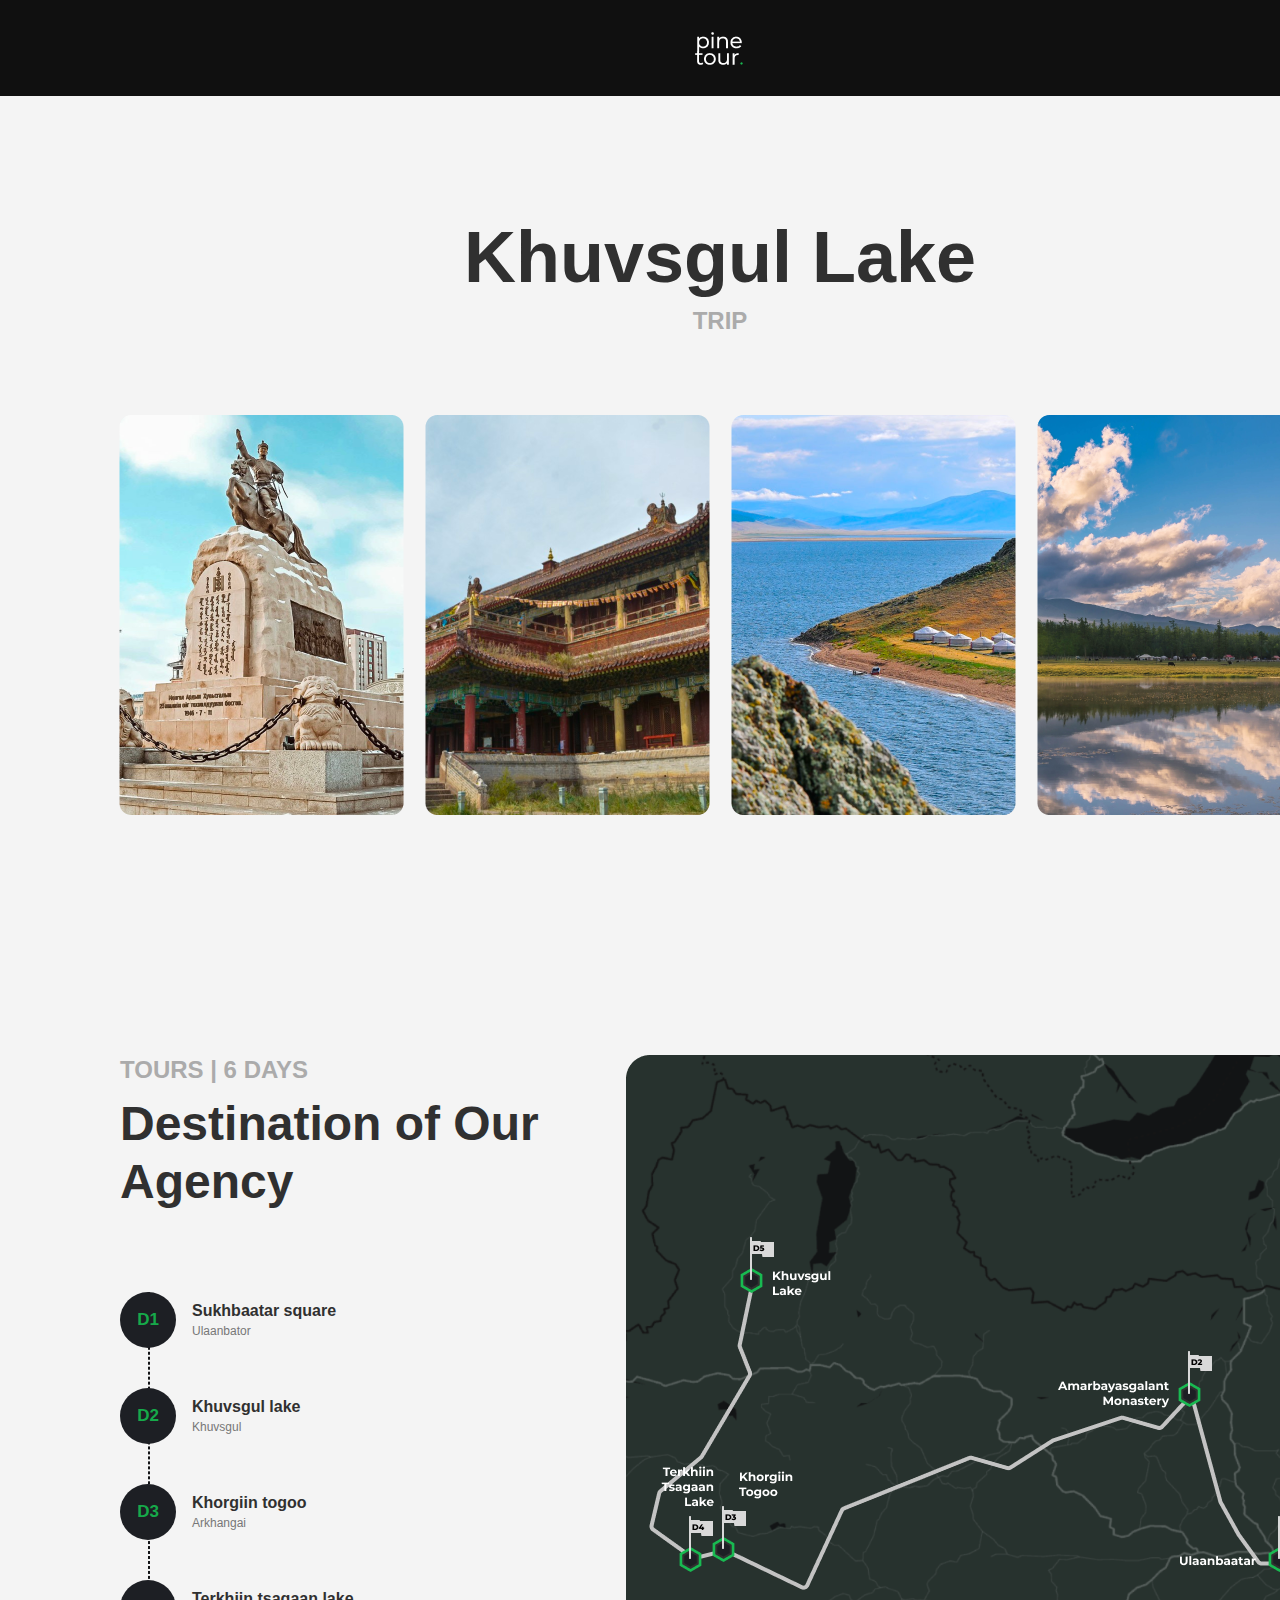
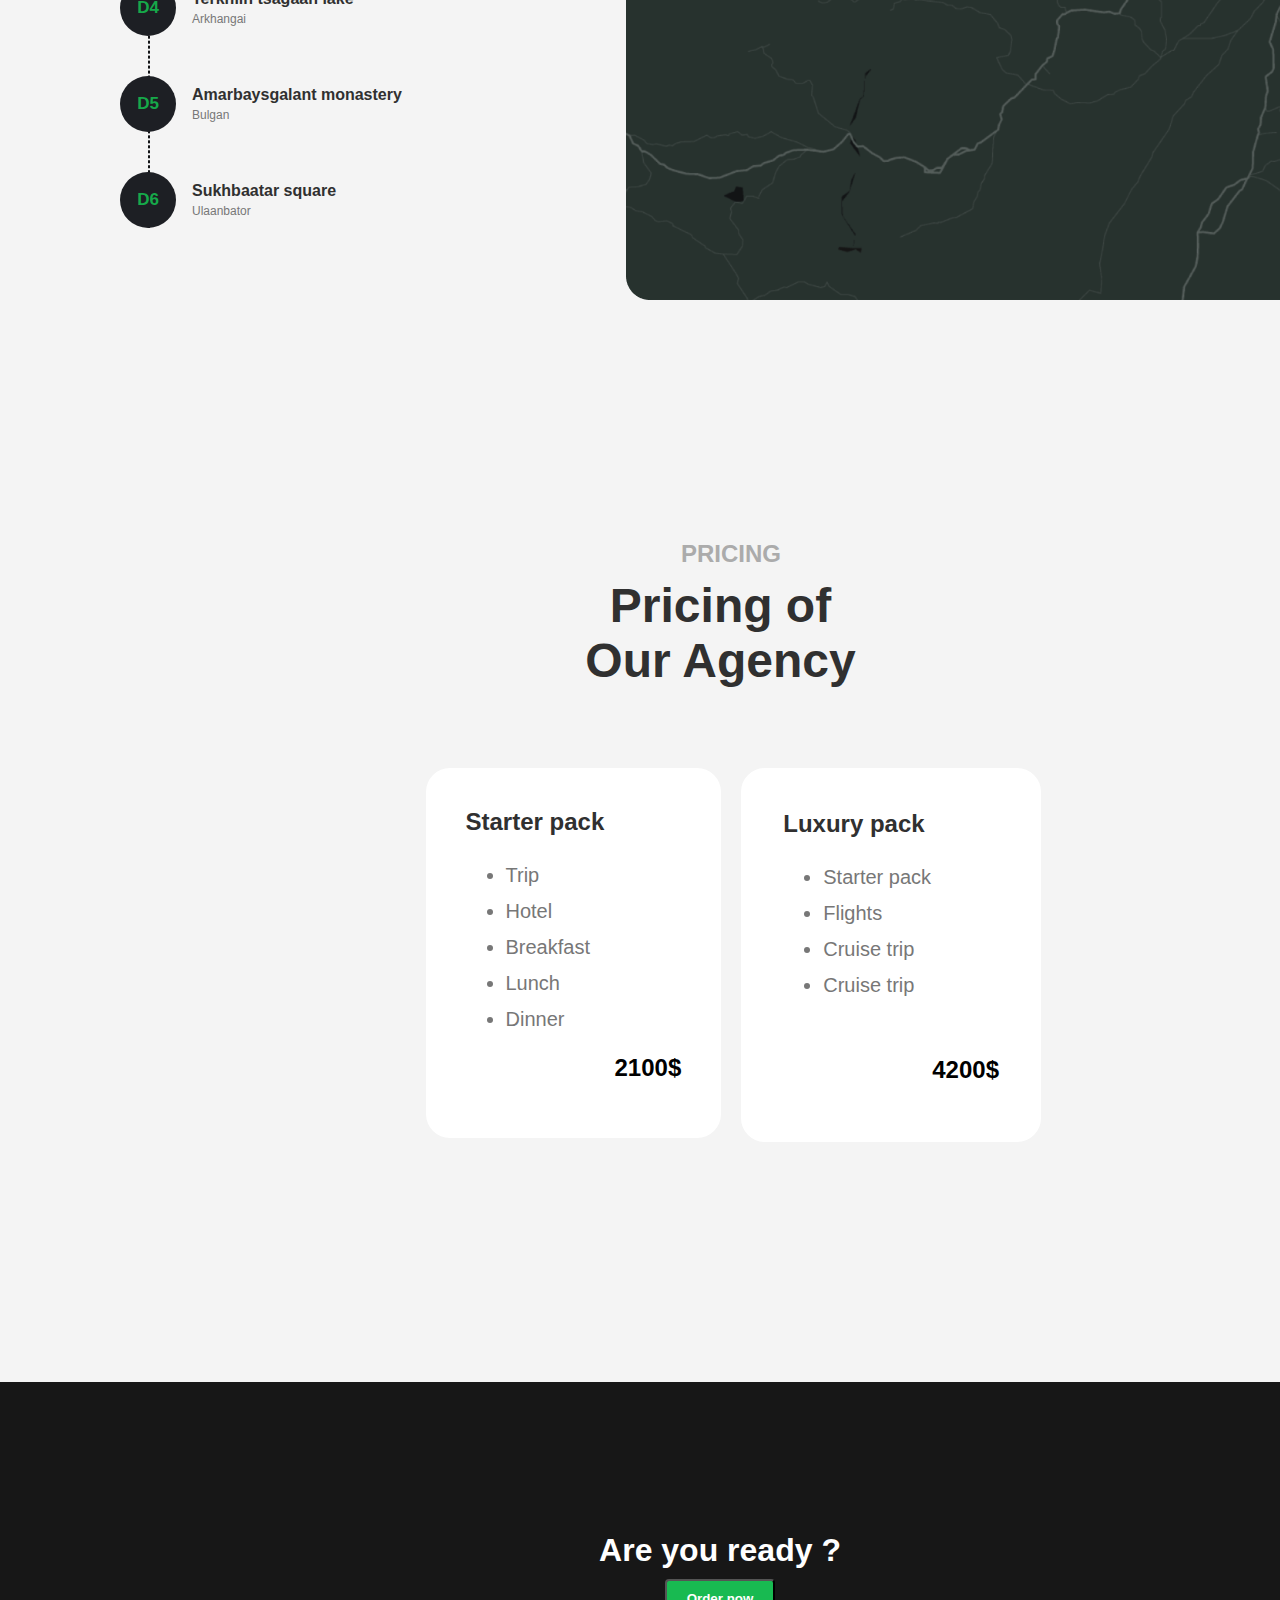
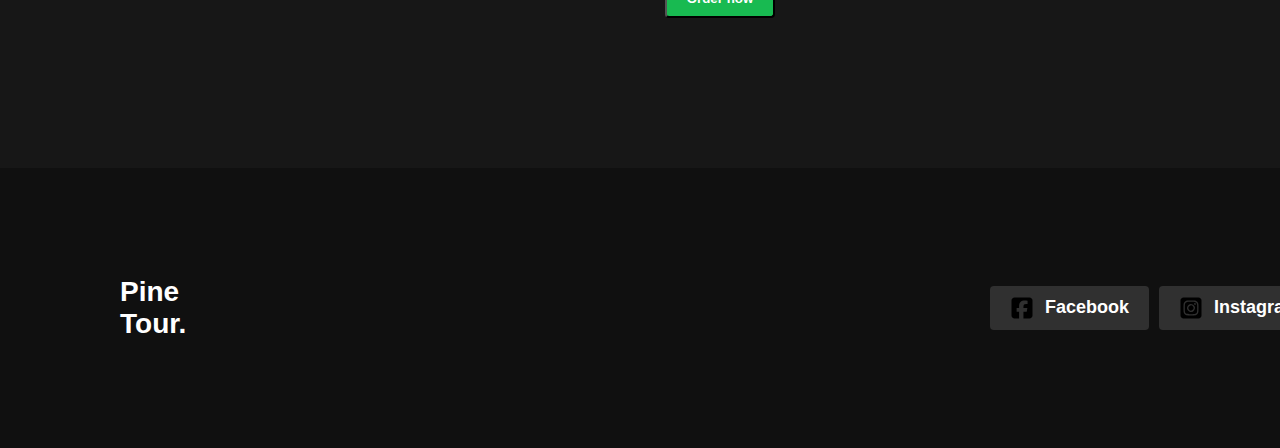
<file: index.html>
<!DOCTYPE html>
<html lang="en">

<head>
    <meta charset="UTF-8">
    <meta name="viewport" content="width=device-width, initial-scale=1.0">
    <title>Document</title>
    <link rel="stylesheet" href="./idk.css">
</head>

<body class="group">
    <div class="black">
        <img src="Frame 51.png" alt="Not found">
    </div>
    <div class="title">
        <h1>Khuvsgul Lake</h1>
        <p>Trip</p>
    </div>
    <div class="imgs">
        <img src="image 27.png" alt="no1">
        <img src="Group 16.png" alt="no2">
        <img src="Group 15.png" alt="no3">
        <img src="Group 13.png" alt="no4">
    </div>
    <div class="under">
        <div class="contain">
            <div class="idk">
                <h5>tours | 6 days</h5>
                <h3>Destination of Our Agency</h3>
                <ul class="circle">
                    <li>
                        <div class="badge">D1</div>
                        <div class="badge-detail">
                            Sukhbaatar square <p>Ulaanbator</p>
                        </div>
                    </li>
                    <li>
                        <div class="badge">D2</div>
                        <div class="badge-detail">
                            Khuvsgul lake <p>Khuvsgul</p>
                        </div>
                    </li>
                    <li>
                        <div class="badge">D3</div>
                        <div class="badge-detail">
                            Khorgiin togoo <p>Arkhangai</p>
                        </div>
                    </li>
                    <li>
                        <div class="badge">D4</div>
                        <div class="badge-detail">
                            Terkhiin tsagaan lake <p>Arkhangai</p>
                        </div>
                    </li>
                    <li>
                        <div class="badge">D5</div>
                        <div class="badge-detail">
                            Amarbaysgalant monastery <p>Bulgan</p>
                        </div>
                    </li>
                    <li>
                        <div class="badge">D6</div>
                        <div class="badge-detail">
                            Sukhbaatar square <p>Ulaanbator</p>
                        </div>
                    </li>
                </ul>
            </div>
            <img src="Group 26.png" alt="Not found">
        </div>
    </div>
    <div class="bill">
        <div class="title-one">
            <p>PRICING</p>
        </div>
        <div class="title-two">
            <p>Pricing of Our Agency</p>
        </div>
        <div class="squares">
            <div class="starter">
                <p>Starter pack</p>
                <ul>
                    <li>Trip</li>
                    <li>Hotel</li>
                    <li>Breakfast</li>
                    <li>Lunch</li>
                    <li>Dinner</li>
                </ul>
                <h2>2100$</h2>
            </div>
            <div class="luxury">
                <p>Luxury pack</p>
                <ul>
                    <li>Starter pack</li>
                    <li>Flights</li>
                    <li>Cruise trip</li>
                    <li>Cruise trip</li>
                </ul>
                <h2>4200$</h2>
            </div>
        </div>
    </div>
    <div class="last">
        <div class="big">
            <p>Are you ready ?</p>
            <form action="https://pinecone.mn/">
                <button type="submit">
                    <a href="https://pinecone.mn/">Order now</a>
                </button>
            </form>
        </div>
        <div class="small">
            <p>Pine Tour.</p>
            <div class="buttons">
                <button>
                    <svg xmlns="http://www.w3.org/2000/svg"
                        viewBox="0 0 448 512"><!--!Font Awesome Free 6.5.2 by @fontawesome - https://fontawesome.com License - https://fontawesome.com/license/free Copyright 2024 Fonticons, Inc.-->
                        <path
                            d="M64 32C28.7 32 0 60.7 0 96V416c0 35.3 28.7 64 64 64h98.2V334.2H109.4V256h52.8V222.3c0-87.1 39.4-127.5 125-127.5c16.2 0 44.2 3.2 55.7 6.4V172c-6-.6-16.5-1-29.6-1c-42 0-58.2 15.9-58.2 57.2V256h83.6l-14.4 78.2H255V480H384c35.3 0 64-28.7 64-64V96c0-35.3-28.7-64-64-64H64z" />
                    </svg>
                    <a href="https://www.facebook.com/">Facebook</a>
                </button>
                <button>
                    <svg xmlns="http://www.w3.org/2000/svg"
                        viewBox="0 0 448 512"><!--!Font Awesome Free 6.5.2 by @fontawesome - https://fontawesome.com License - https://fontawesome.com/license/free Copyright 2024 Fonticons, Inc.-->
                        <path
                            d="M194.4 211.7a53.3 53.3 0 1 0 59.3 88.7 53.3 53.3 0 1 0 -59.3-88.7zm142.3-68.4c-5.2-5.2-11.5-9.3-18.4-12c-18.1-7.1-57.6-6.8-83.1-6.5c-4.1 0-7.9 .1-11.2 .1c-3.3 0-7.2 0-11.4-.1c-25.5-.3-64.8-.7-82.9 6.5c-6.9 2.7-13.1 6.8-18.4 12s-9.3 11.5-12 18.4c-7.1 18.1-6.7 57.7-6.5 83.2c0 4.1 .1 7.9 .1 11.1s0 7-.1 11.1c-.2 25.5-.6 65.1 6.5 83.2c2.7 6.9 6.8 13.1 12 18.4s11.5 9.3 18.4 12c18.1 7.1 57.6 6.8 83.1 6.5c4.1 0 7.9-.1 11.2-.1c3.3 0 7.2 0 11.4 .1c25.5 .3 64.8 .7 82.9-6.5c6.9-2.7 13.1-6.8 18.4-12s9.3-11.5 12-18.4c7.2-18 6.8-57.4 6.5-83c0-4.2-.1-8.1-.1-11.4s0-7.1 .1-11.4c.3-25.5 .7-64.9-6.5-83l0 0c-2.7-6.9-6.8-13.1-12-18.4zm-67.1 44.5A82 82 0 1 1 178.4 324.2a82 82 0 1 1 91.1-136.4zm29.2-1.3c-3.1-2.1-5.6-5.1-7.1-8.6s-1.8-7.3-1.1-11.1s2.6-7.1 5.2-9.8s6.1-4.5 9.8-5.2s7.6-.4 11.1 1.1s6.5 3.9 8.6 7s3.2 6.8 3.2 10.6c0 2.5-.5 5-1.4 7.3s-2.4 4.4-4.1 6.2s-3.9 3.2-6.2 4.2s-4.8 1.5-7.3 1.5l0 0c-3.8 0-7.5-1.1-10.6-3.2zM448 96c0-35.3-28.7-64-64-64H64C28.7 32 0 60.7 0 96V416c0 35.3 28.7 64 64 64H384c35.3 0 64-28.7 64-64V96zM357 389c-18.7 18.7-41.4 24.6-67 25.9c-26.4 1.5-105.6 1.5-132 0c-25.6-1.3-48.3-7.2-67-25.9s-24.6-41.4-25.8-67c-1.5-26.4-1.5-105.6 0-132c1.3-25.6 7.1-48.3 25.8-67s41.5-24.6 67-25.8c26.4-1.5 105.6-1.5 132 0c25.6 1.3 48.3 7.1 67 25.8s24.6 41.4 25.8 67c1.5 26.3 1.5 105.4 0 131.9c-1.3 25.6-7.1 48.3-25.8 67z" />
                    </svg>
                    <a href="https://www.instagram.com/">Instagram</a>
                </button>
            </div>
        </div>
    </div>
</body>
</html>
</file>
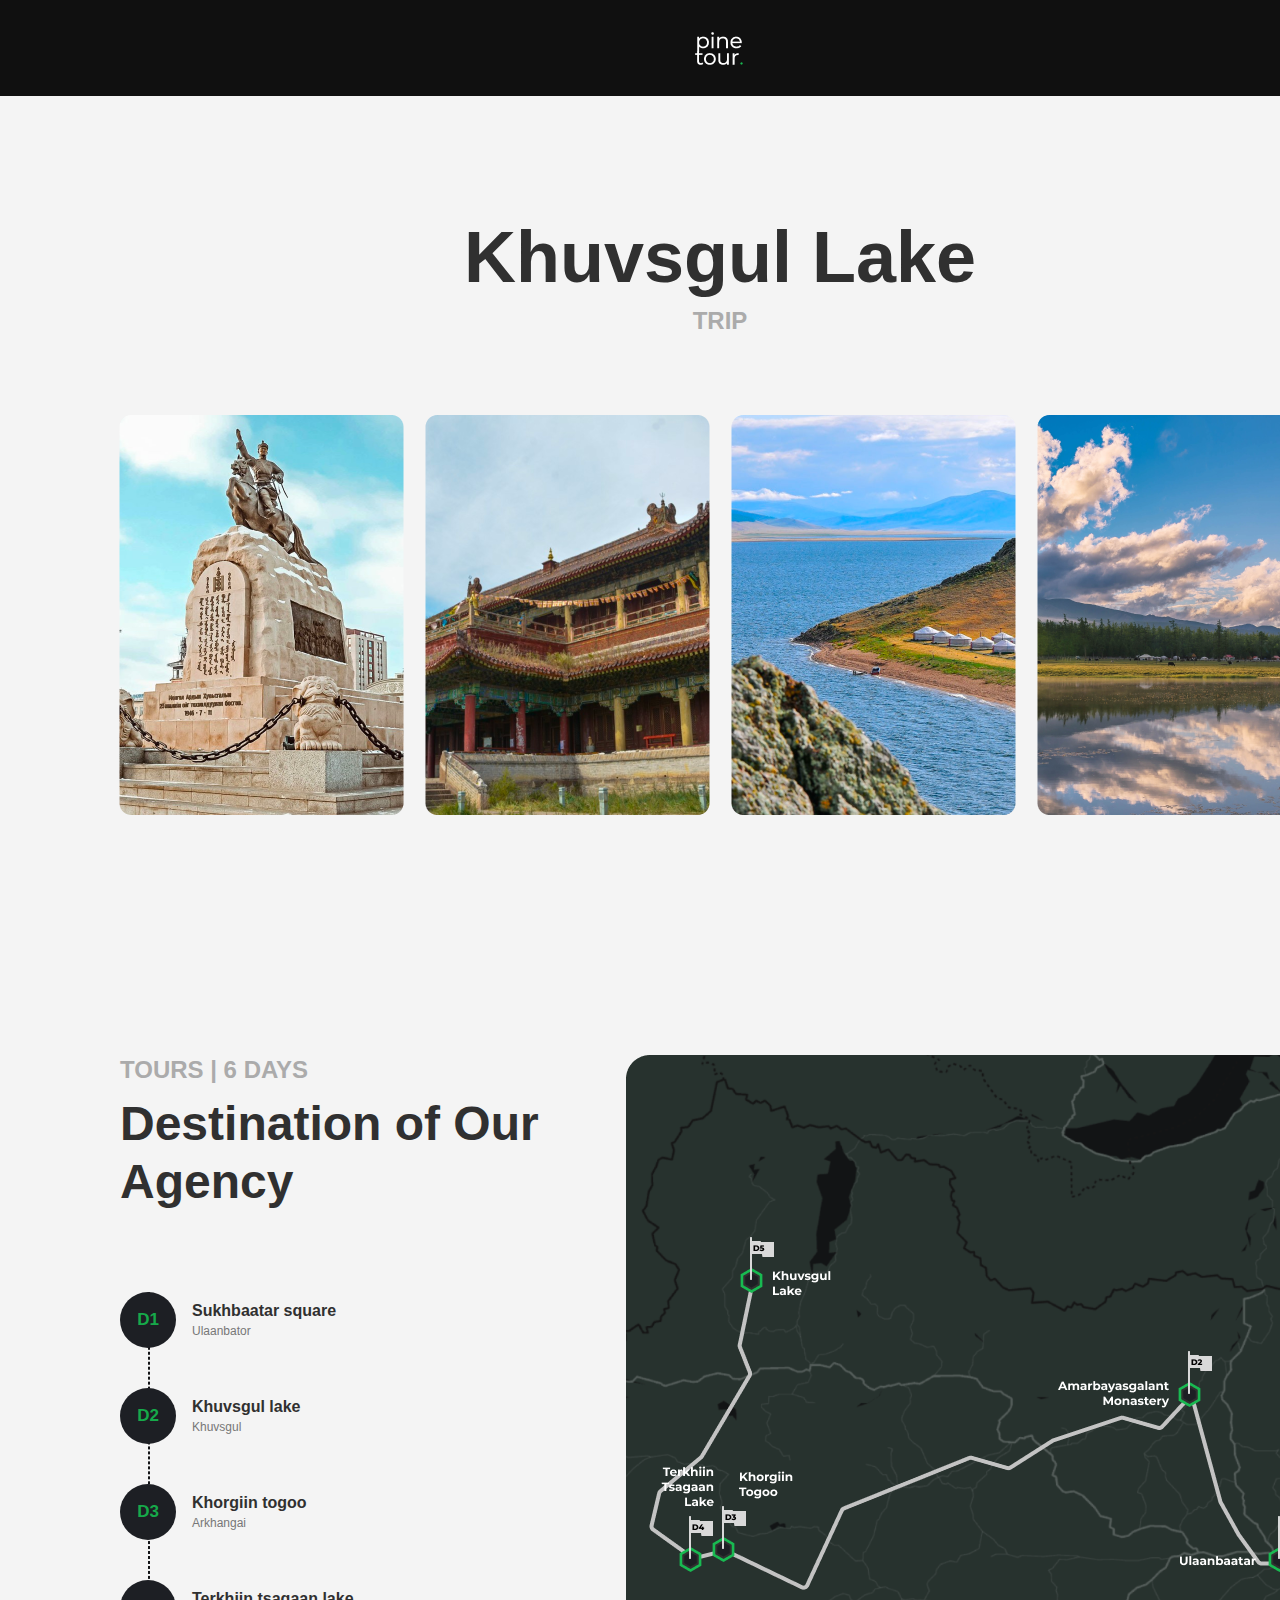
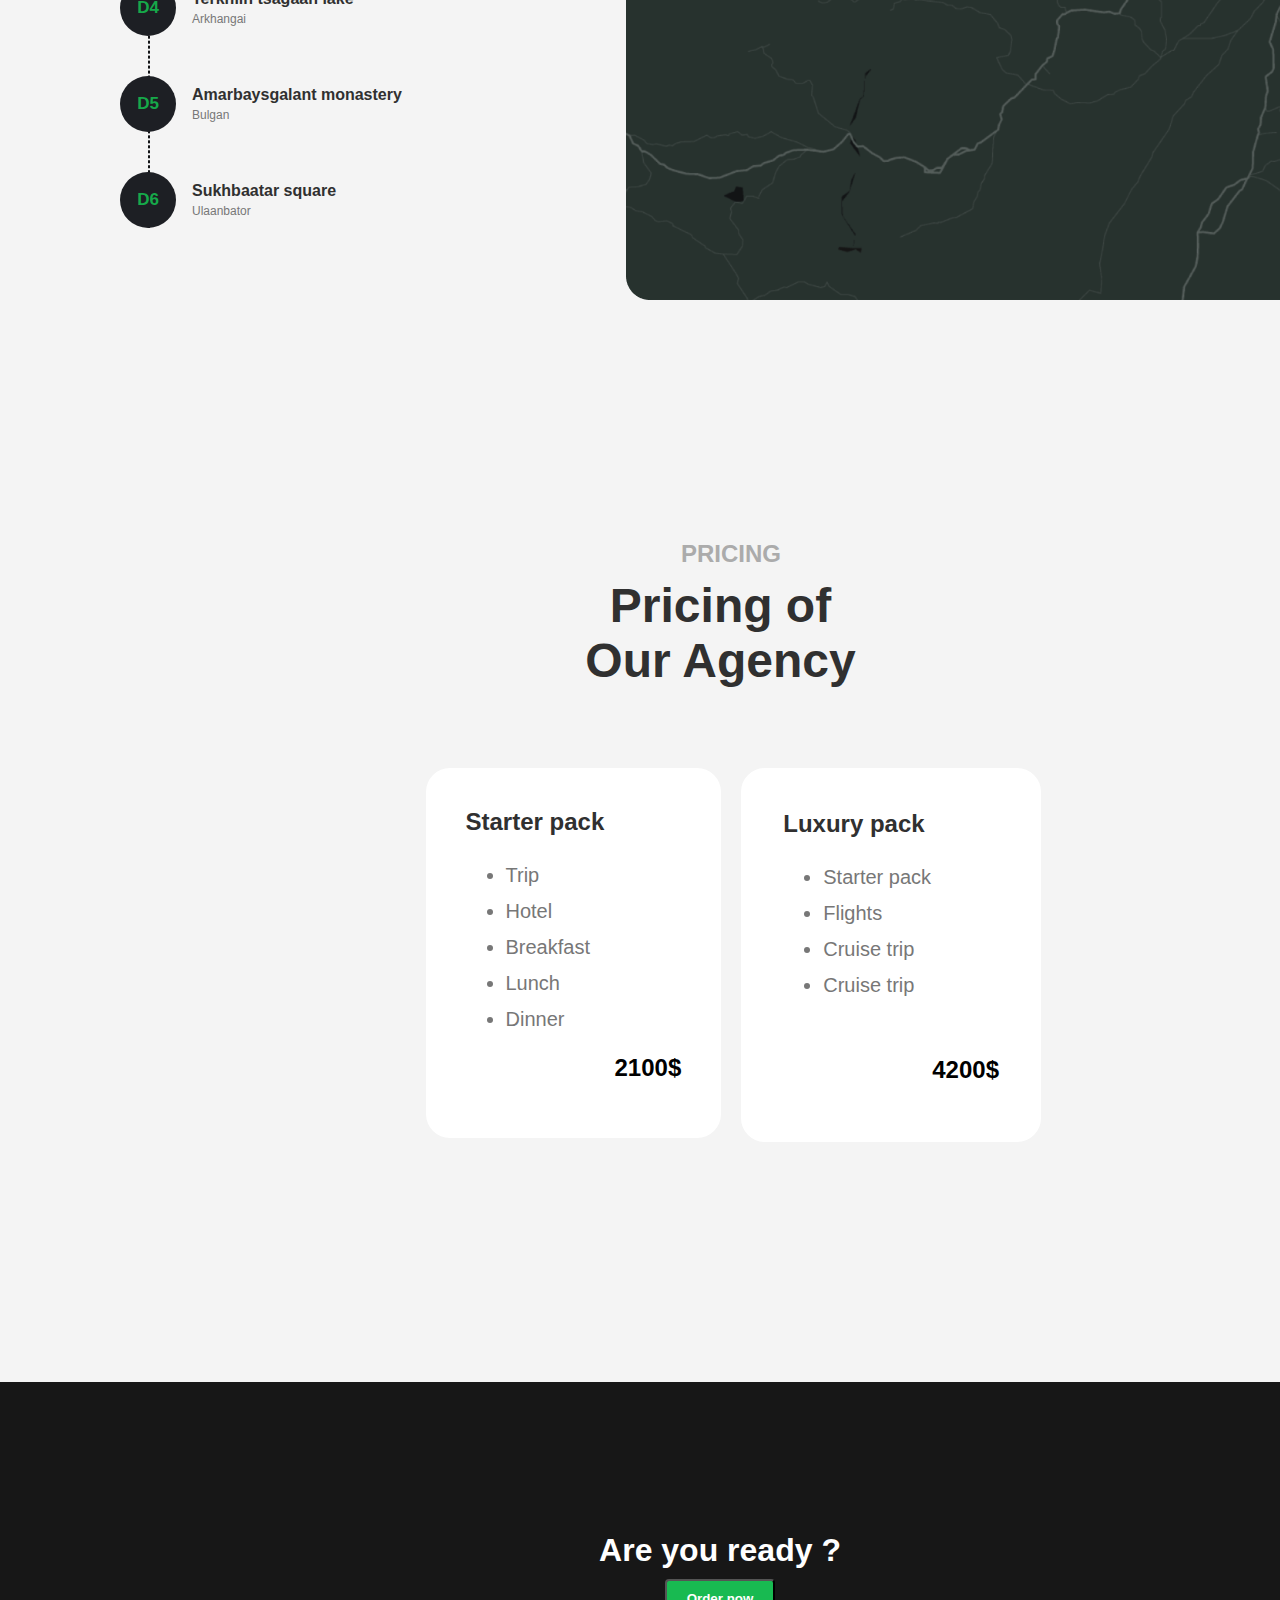
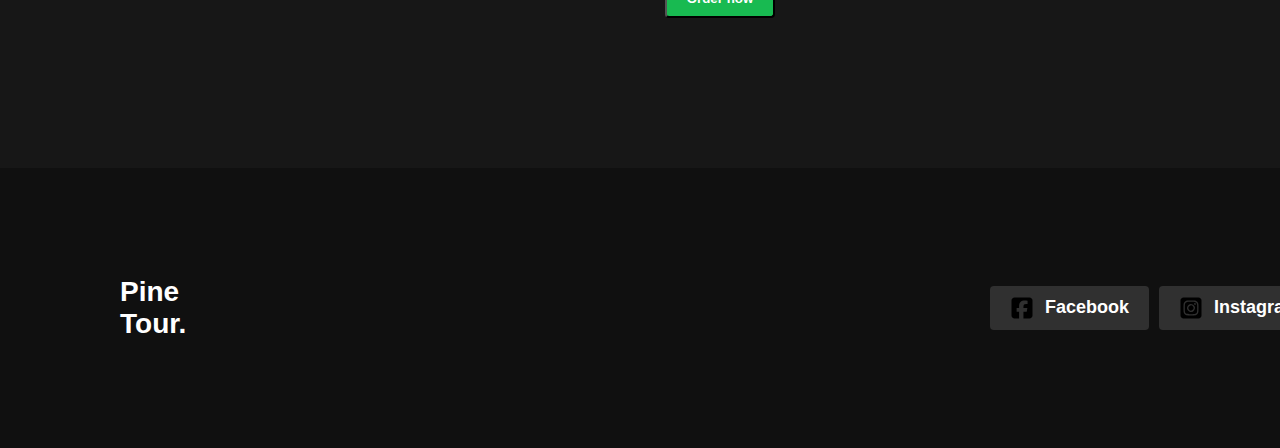
<file: 2nd.html>
<!DOCTYPE html>
<html lang="en">

<head>
    <meta charset="UTF-8">
    <meta name="viewport" content="width=device-width, initial-scale=1.0">
    <title>Document</title>
    <link rel="stylesheet" href="./idk.css">
</head>

<body class="group">
    <div class="black">
        <img src="Frame 51.png" alt="Not found">
    </div>
    <div class="title">
        <h1>Khuvsgul Lake</h1>
        <p>Trip</p>
    </div>
    <div class="imgs">
        <img src="image 27.png" alt="no1">
        <img src="Group 16.png" alt="no2">
        <img src="Group 15.png" alt="no3">
        <img src="Group 13.png" alt="no4">
    </div>
    <div class="under">
        <div class="contain">
            <div class="idk">
                <h5>tours | 6 days</h5>
                <h3>Destination of Our Agency</h3>
                <ul class="circle">
                    <li>
                        <div class="badge">D1</div>
                        <div class="badge-detail">
                            Sukhbaatar square <p>Ulaanbator</p>
                        </div>
                    </li>
                    <li>
                        <div class="badge">D2</div>
                        <div class="badge-detail">
                            Khuvsgul lake <p>Khuvsgul</p>
                        </div>
                    </li>
                    <li>
                        <div class="badge">D3</div>
                        <div class="badge-detail">
                            Khorgiin togoo <p>Arkhangai</p>
                        </div>
                    </li>
                    <li>
                        <div class="badge">D4</div>
                        <div class="badge-detail">
                            Terkhiin tsagaan lake <p>Arkhangai</p>
                        </div>
                    </li>
                    <li>
                        <div class="badge">D5</div>
                        <div class="badge-detail">
                            Amarbaysgalant monastery <p>Bulgan</p>
                        </div>
                    </li>
                    <li>
                        <div class="badge">D6</div>
                        <div class="badge-detail">
                            Sukhbaatar square <p>Ulaanbator</p>
                        </div>
                    </li>
                </ul>
            </div>
            <img src="Group 26.png" alt="Not found">
        </div>
    </div>
    <div class="bill">
        <div class="title-one">
            <p>PRICING</p>
        </div>
        <div class="title-two">
            <p>Pricing of Our Agency</p>
        </div>
        <div class="squares">
            <div class="starter">
                <p>Starter pack</p>
                <ul>
                    <li>Trip</li>
                    <li>Hotel</li>
                    <li>Breakfast</li>
                    <li>Lunch</li>
                    <li>Dinner</li>
                </ul>
                <h2>2100$</h2>
            </div>
            <div class="luxury">
                <p>Luxury pack</p>
                <ul>
                    <li>Starter pack</li>
                    <li>Flights</li>
                    <li>Cruise trip</li>
                    <li>Cruise trip</li>
                </ul>
                <h2>4200$</h2>
            </div>
        </div>
    </div>
    <div class="last">
        <div class="big">
            <p>Are you ready ?</p>
            <form action="https://pinecone.mn/">
                <button type="submit">
                    <a href="https://pinecone.mn/">Order now</a>
                </button>
            </form>
        </div>
        <div class="small">
            <p>Pine Tour.</p>
            <div class="buttons">
                <button>
                    <svg xmlns="http://www.w3.org/2000/svg"
                        viewBox="0 0 448 512"><!--!Font Awesome Free 6.5.2 by @fontawesome - https://fontawesome.com License - https://fontawesome.com/license/free Copyright 2024 Fonticons, Inc.-->
                        <path
                            d="M64 32C28.7 32 0 60.7 0 96V416c0 35.3 28.7 64 64 64h98.2V334.2H109.4V256h52.8V222.3c0-87.1 39.4-127.5 125-127.5c16.2 0 44.2 3.2 55.7 6.4V172c-6-.6-16.5-1-29.6-1c-42 0-58.2 15.9-58.2 57.2V256h83.6l-14.4 78.2H255V480H384c35.3 0 64-28.7 64-64V96c0-35.3-28.7-64-64-64H64z" />
                    </svg>
                    <a href="https://www.facebook.com/">Facebook</a>
                </button>
                <button>
                    <svg xmlns="http://www.w3.org/2000/svg"
                        viewBox="0 0 448 512"><!--!Font Awesome Free 6.5.2 by @fontawesome - https://fontawesome.com License - https://fontawesome.com/license/free Copyright 2024 Fonticons, Inc.-->
                        <path
                            d="M194.4 211.7a53.3 53.3 0 1 0 59.3 88.7 53.3 53.3 0 1 0 -59.3-88.7zm142.3-68.4c-5.2-5.2-11.5-9.3-18.4-12c-18.1-7.1-57.6-6.8-83.1-6.5c-4.1 0-7.9 .1-11.2 .1c-3.3 0-7.2 0-11.4-.1c-25.5-.3-64.8-.7-82.9 6.5c-6.9 2.7-13.1 6.8-18.4 12s-9.3 11.5-12 18.4c-7.1 18.1-6.7 57.7-6.5 83.2c0 4.1 .1 7.9 .1 11.1s0 7-.1 11.1c-.2 25.5-.6 65.1 6.5 83.2c2.7 6.9 6.8 13.1 12 18.4s11.5 9.3 18.4 12c18.1 7.1 57.6 6.8 83.1 6.5c4.1 0 7.9-.1 11.2-.1c3.3 0 7.2 0 11.4 .1c25.5 .3 64.8 .7 82.9-6.5c6.9-2.7 13.1-6.8 18.4-12s9.3-11.5 12-18.4c7.2-18 6.8-57.4 6.5-83c0-4.2-.1-8.1-.1-11.4s0-7.1 .1-11.4c.3-25.5 .7-64.9-6.5-83l0 0c-2.7-6.9-6.8-13.1-12-18.4zm-67.1 44.5A82 82 0 1 1 178.4 324.2a82 82 0 1 1 91.1-136.4zm29.2-1.3c-3.1-2.1-5.6-5.1-7.1-8.6s-1.8-7.3-1.1-11.1s2.6-7.1 5.2-9.8s6.1-4.5 9.8-5.2s7.6-.4 11.1 1.1s6.5 3.9 8.6 7s3.2 6.8 3.2 10.6c0 2.5-.5 5-1.4 7.3s-2.4 4.4-4.1 6.2s-3.9 3.2-6.2 4.2s-4.8 1.5-7.3 1.5l0 0c-3.8 0-7.5-1.1-10.6-3.2zM448 96c0-35.3-28.7-64-64-64H64C28.7 32 0 60.7 0 96V416c0 35.3 28.7 64 64 64H384c35.3 0 64-28.7 64-64V96zM357 389c-18.7 18.7-41.4 24.6-67 25.9c-26.4 1.5-105.6 1.5-132 0c-25.6-1.3-48.3-7.2-67-25.9s-24.6-41.4-25.8-67c-1.5-26.4-1.5-105.6 0-132c1.3-25.6 7.1-48.3 25.8-67s41.5-24.6 67-25.8c26.4-1.5 105.6-1.5 132 0c25.6 1.3 48.3 7.1 67 25.8s24.6 41.4 25.8 67c1.5 26.3 1.5 105.4 0 131.9c-1.3 25.6-7.1 48.3-25.8 67z" />
                    </svg>
                    <a href="https://www.instagram.com/">Instagram</a>
                </button>
            </div>
        </div>
    </div>
</body>
</html>
</file>
<file: idk.css>
body {
            width: 1440px;
            height: 3598px;
            top: 247px;
            left: 353px;
            background-color: #f4f4f4;
            margin: 0px;
        }
 
        .black {
            width: 1440px;
            height: 80px;
            padding: 8px 0px;
            gap: 1082px;
            background-color: #101010;
        }
 
        .black img {
            background-color: #101010;
            width: hug (50px);
            height: hug (42px);
            gap: 1082px;
            margin: 19px 695px;
        }
 
        .title h1 {
            font-family: sans-serif;
            font-size: 72px;
            font-weight: 700;
            color: #303030;
            margin: 120px 442.5px 0px 442.5px;
            text-align: center;
        }
 
        .title p {
            font-family: sans-serif;
            color: #ababab;
            font-family: sans-serif;
            font-weight: 700;
            font-size: 24px;
            line-height: 29.26px;
            margin: 8px 691px 0px 691px;
            text-align: center;
            text-transform: uppercase;
        }
 
        .imgs {
            border-radius: 12px;
            gap: 21px;
            margin: 80px 120.5px 0px 120.5px;
            display: flex;
            justify-content: center;
        }
 
        .circle {
            list-style-type: none;
            display: flex;
            flex-direction: column;
            gap: 49.8px;
            padding: 0px;
            margin: 92px 0px 0px 0px;
        }
 
        .circle li {
            display: flex;
            align-items: center;
        }
 
        .circle li .badge {
            width: 56px;
            height: 56px;
            background-color: #1d1f24;
            border-radius: 50%;
            display: flex;
            justify-content: center;
            align-items: center;
            color: #16a94a;
            font-size: 17px;
            font-weight: bold;
            font-family: sans-serif;
            z-index: 1;
        }
 
        .badge-detail {
            font-family: sans-serif;
            font-weight: 700;
            font-size: 16px;
            line-height: 19.5px;
            color: #303030;
            list-style-type: none;
            margin: 0px 0px 0px 16px;
        }
 
        .badge-detail p {
            font-family: sans-serif;
            font-weight: 400;
            font-size: 12px;
            line-height: 14.63px;
            color: #777777;
            margin: 4px 0px 0px 0px;
        }
         .under{
            width: 1198px;
            margin: 240px 122px 0px 120px;
        }
         .contain{
            display: flex;
            justify-content: space-between;
            margin-bottom: 240px;
        }
        .idk h5{
            font-weight: 700;
            font-size: 24px;
            line-height: 29.26px;
            color: #ababab;
            font-family: sans-serif;
            text-transform: uppercase;
            margin: 0;
            margin-bottom: 10px;
        }
        .idk h3{
            font-weight: 700;
            font-size: 48px;
            line-height: 58.51px;
            color: #303030;
            font-family: sans-serif;
            margin: 0;
            margin-bottom: 80px;
           
        }
        .idk ul {
            display: flex;
            flex-direction: column;
            list-style-type: none;
            margin: 0;
            padding: 0;
            gap: 40px;
            position: relative;
        }
        .idk ul::before{
            content: "";
            border: 1.5px dashed #121316;
            position: absolute;
            top: 0;
            bottom: 0;
            left: 28px;
        }
        .bill{
            margin: 240px 325px 0px 326px;
        }
        .title-one p{
            font-weight: 700;
            font-size: 24px;
            color: #ababab;
            margin: 0px 327px 0px 355px;
            font-family: sans-serif;
        }
        .title-two p{
            font-weight: 700;
            font-size: 48px;
            color: #303030;
            font-family: sans-serif;
            margin: 10px 245px 80px 245px;
            text-align: center;
        }
        .squares{
            margin: 0px 99.5px;
            display: flex;
            gap: 20px;
        }
        .squares p{
            font-weight: 700;
            font-size: 24px;
            color: #303030;
            font-family: sans-serif;
            margin: 40px 0px 28px 0px;
        }
        .squares li{
            font-weight: 500;
            font-size: 20px;
            color: #777777;
            font-family: sans-serif;
            margin: 13px 0px;
        }
        .squares ul{
            margin: 0;
            height: 168px;
        }
        .squares h2{
            font-family: sans-serif;
            margin: 0;
            margin: 22px 40px 40px 149px;
        }
        .starter {
            width: 285px;
            height: 370px;
            background-color:#FFFFFF;
            padding: 0;
            padding-left: 40px;
            border-radius: 24px;
        }
        .luxury{
            width: 285px;
            height: 370px;
            background-color:#FFFFFF;
            padding: 0;
            padding-left: 40px;
            border-radius: 24px;
            border: 2px solid;
            border-color: #FFFFFF;
        }
        .luxury:hover{
            border: 2px solid #18ba51;
        }
.last{
    margin: 0;
    margin-top: 240px;
}
.big{
    background-color: #171717;
    padding: 150px 0px;
    gap: 10px;
    display: flex;
    justify-content: center;
    align-items: center;
    flex-direction: column;
}
.big p{
    font-weight: 700;
    font-size: 32px;
    color: #FFFFFF;
    font-family: sans-serif;
    margin: 0;
}
.big button{
    border-radius: 4px;
    padding: 10px 20px;
    gap: 10px;
    background-color: #18ba51;
}
.big a{
    text-decoration: none;
    color: #FFFFFF;
    font-weight: 700;
}
.small{
    background-color: #101010;
    margin: 0;
    padding: 80px 120px;
    border: 1px 0px 0px 0px;
    border-color: #303030;
    display: flex;
    justify-content: space-between;
    align-items: center;
}
.small p{
    width: 81px;
    font-weight: bold;
    font-size: 28px;
    color: #FFFFFF;
    font-family: sans-serif;
}
.buttons{
    width: 100%;
    display: flex;
    justify-content: end;
    height: 44px;
    gap: 10px;
}
.buttons button{
    background-color: #303030;
    padding: 10px 20px;
    border-radius: 4px;
    padding: 0;
    border: none;
    display: flex;
}
.buttons a{
    color: #FFFFFF;
    font-weight: 700;
    font-size: 18px;
    text-decoration: none;
    margin: 11px 20px 11px 10px;
}
.buttons svg{
    margin: 10px 1px 10px 20px;
    background-color: #303030;
    padding: 0px;
    width: 24px;
    height: 24px;
    color: #FFFFFF;
}
</file>
